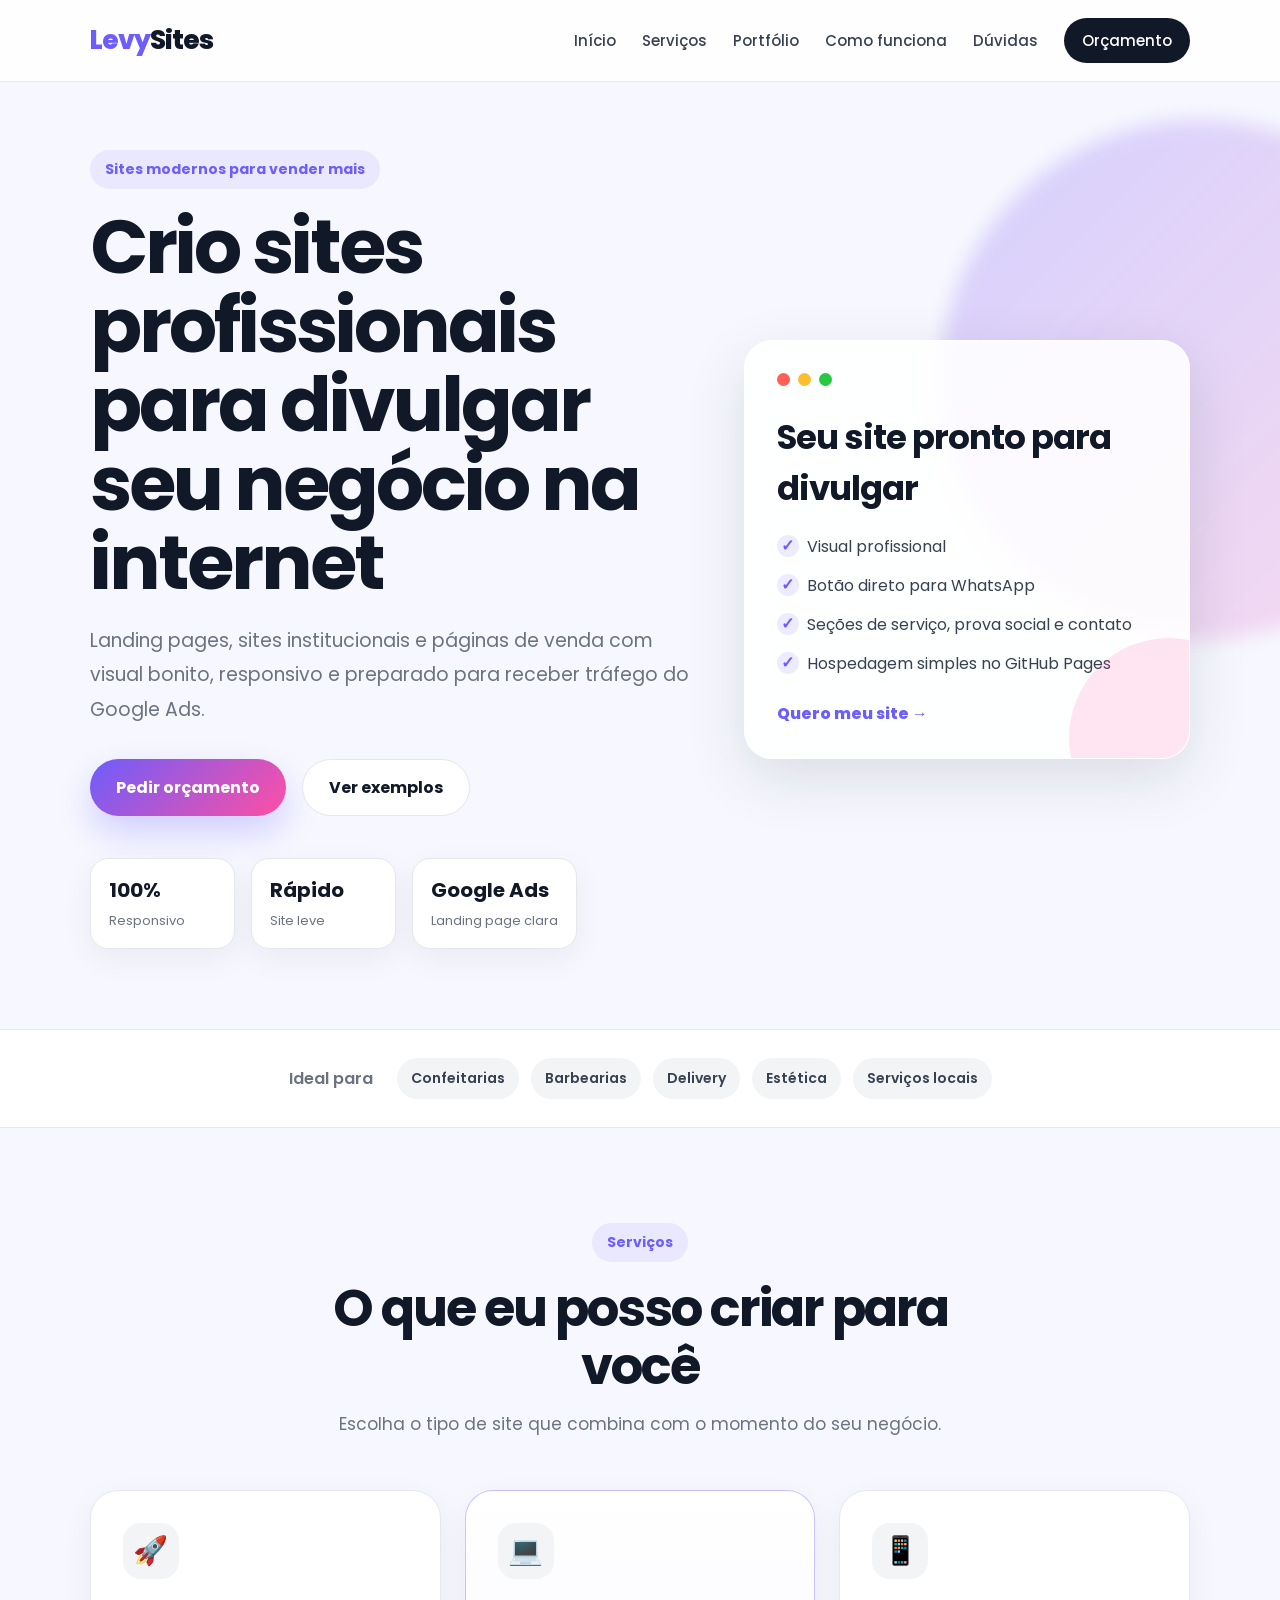
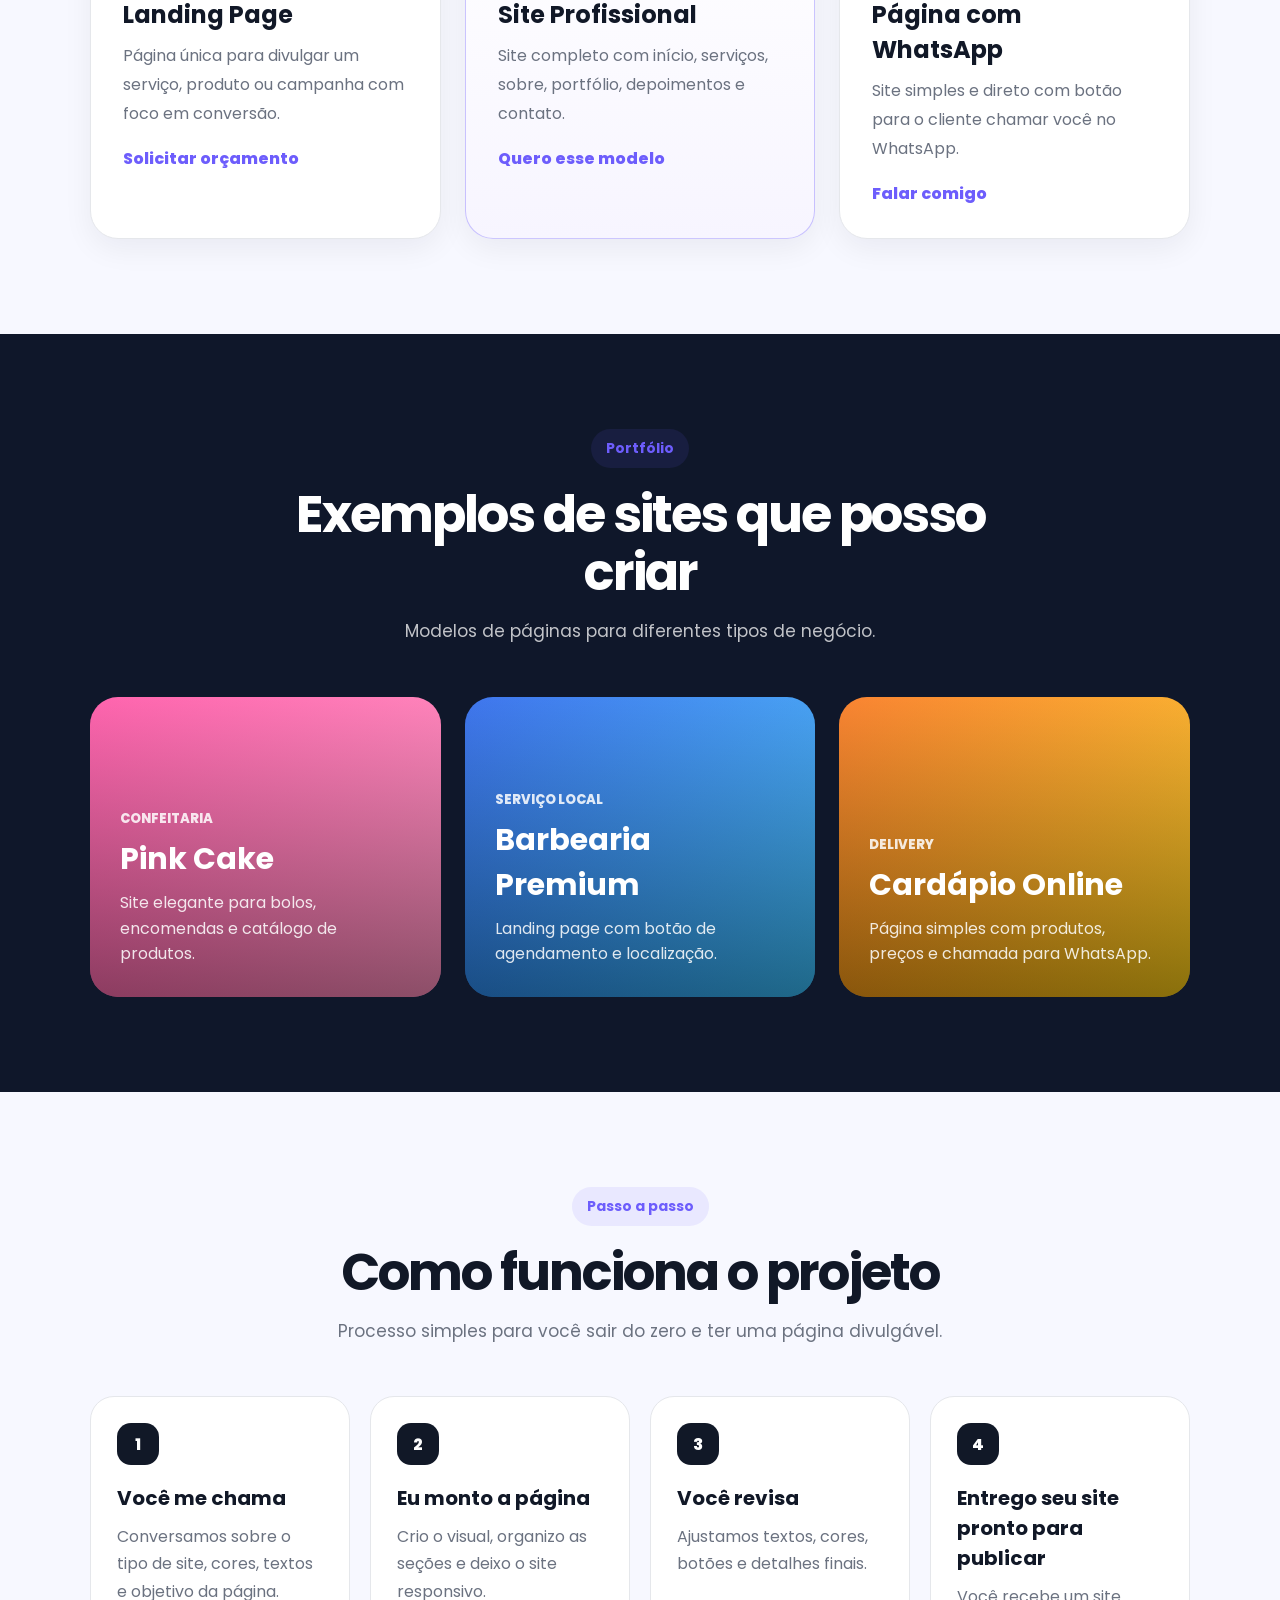
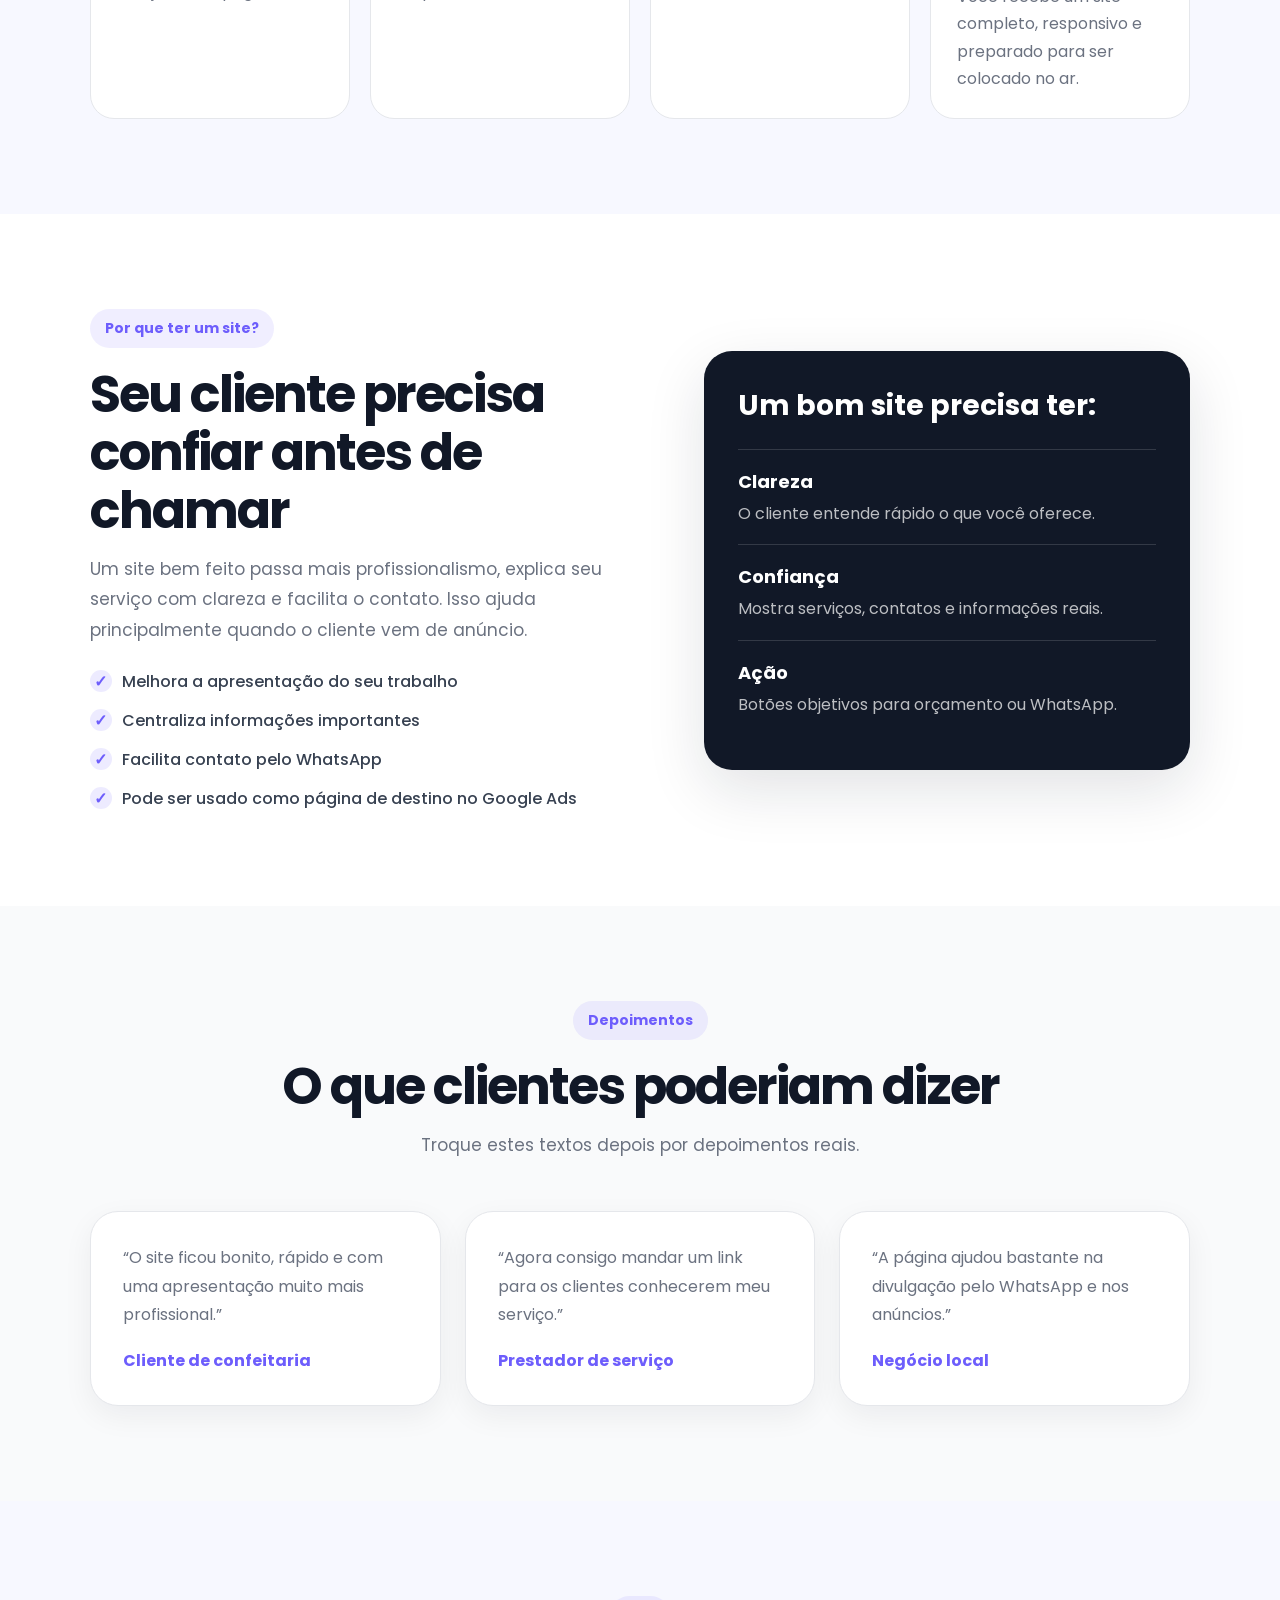
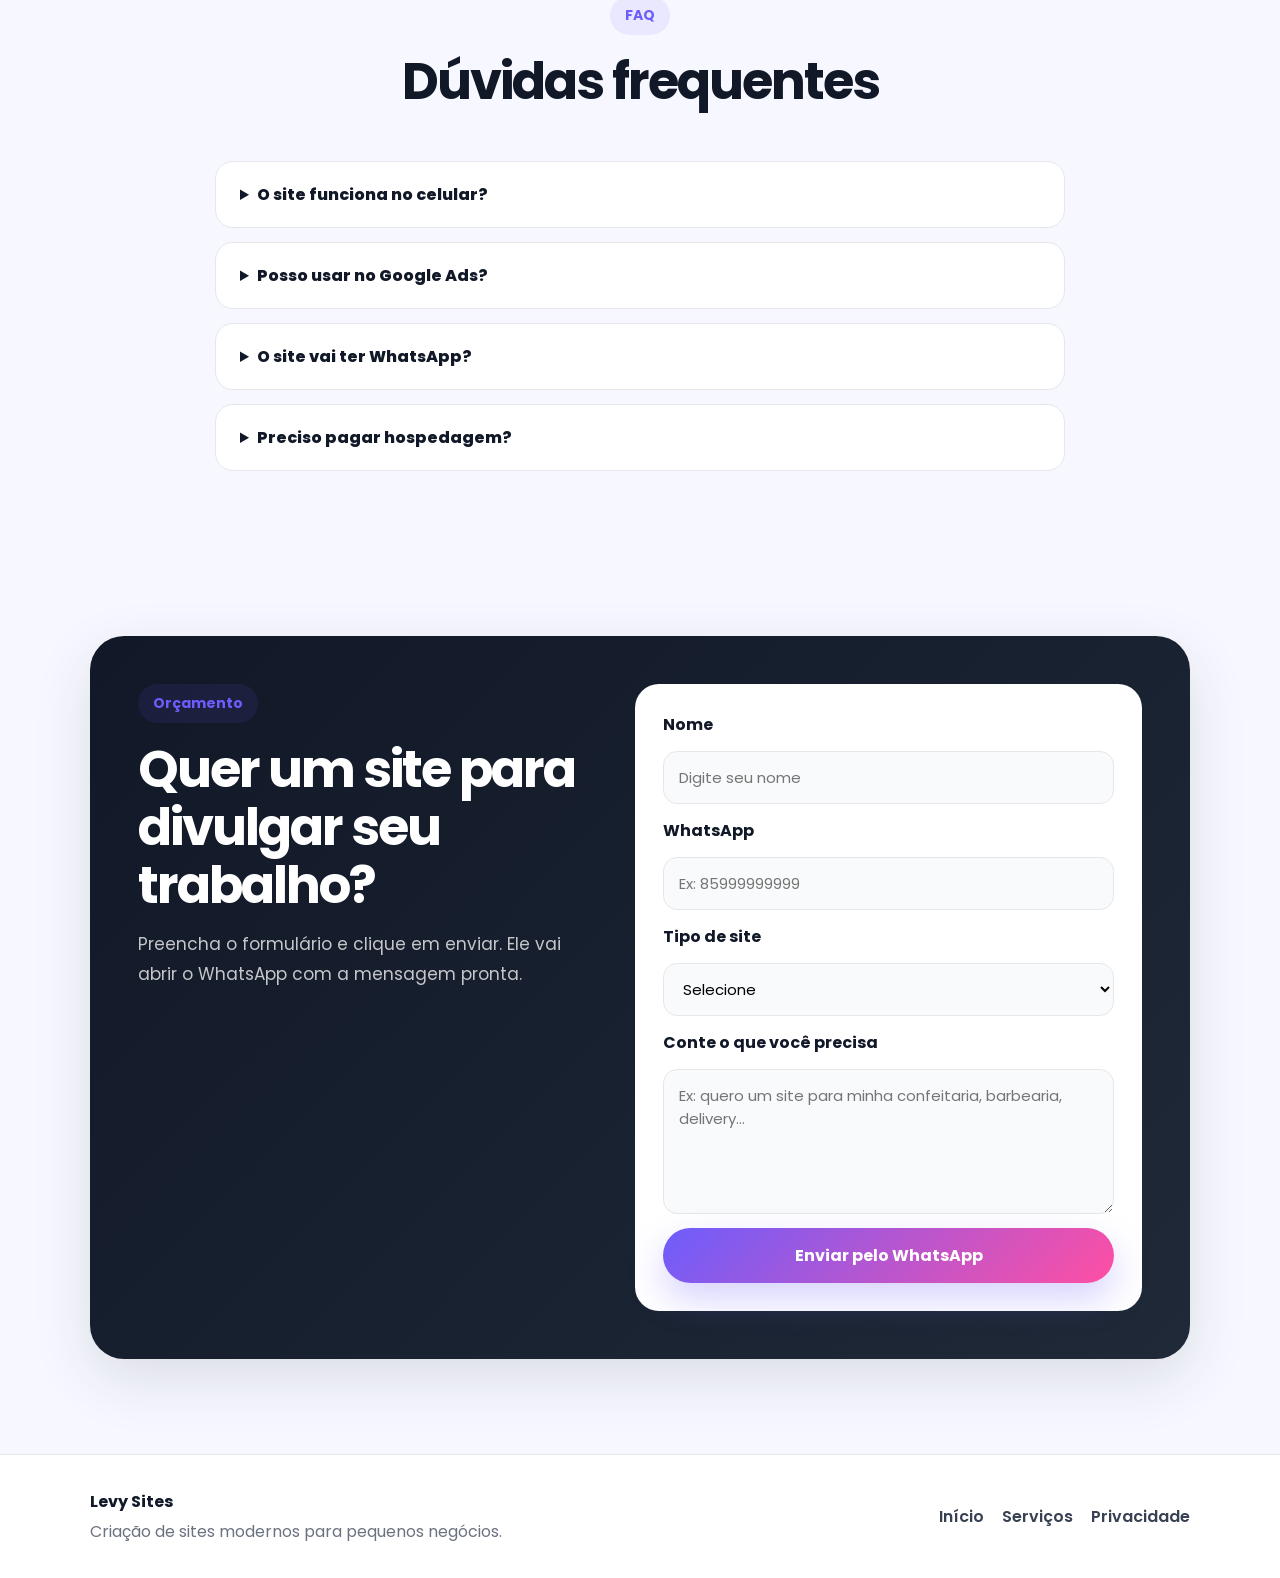
<file: index.html>
<!DOCTYPE html>
<html lang="pt-BR">
<head>
  <meta charset="UTF-8" />
  <meta name="viewport" content="width=device-width, initial-scale=1.0" />
  <meta name="description" content="Criação de sites profissionais, modernos e responsivos para pequenos negócios, prestadores de serviço e lojas que querem aparecer melhor na internet." />
  <meta name="keywords" content="criação de sites, site profissional, landing page, site para negócios, desenvolvedor web" />
  <meta name="author" content="Levy Sites" />
  <title>Levy Sites | Criação de Sites Profissionais</title>

  <link rel="preconnect" href="https://fonts.googleapis.com" />
  <link rel="preconnect" href="https://fonts.gstatic.com" crossorigin />
  <link href="https://fonts.googleapis.com/css2?family=Poppins:wght@300;400;500;600;700;800&display=swap" rel="stylesheet" />
  <link rel="stylesheet" href="style.css" />
</head>
<body>

  <header class="header">
    <a href="#inicio" class="logo" aria-label="Ir para o início">
      <span>Levy</span>Sites
    </a>

    <button class="menu-toggle" id="menuToggle" aria-label="Abrir menu">
      ☰
    </button>

    <nav class="nav" id="navMenu">
      <a href="#inicio">Início</a>
      <a href="#servicos">Serviços</a>
      <a href="#portfolio">Portfólio</a>
      <a href="#processo">Como funciona</a>
      <a href="#faq">Dúvidas</a>
      <a href="#contato" class="nav-cta">Orçamento</a>
    </nav>
  </header>

  <main>
    <section class="hero" id="inicio">
      <div class="hero-content">
        <span class="tag">Sites modernos para vender mais</span>

        <h1>Crio sites profissionais para divulgar seu negócio na internet</h1>

        <p>
          Landing pages, sites institucionais e páginas de venda com visual bonito,
          responsivo e preparado para receber tráfego do Google Ads.
        </p>

        <div class="hero-actions">
          <a href="#contato" class="btn primary">Pedir orçamento</a>
          <a href="#portfolio" class="btn secondary">Ver exemplos</a>
        </div>

        <div class="hero-proof">
          <div>
            <strong>100%</strong>
            <span>Responsivo</span>
          </div>
          <div>
            <strong>Rápido</strong>
            <span>Site leve</span>
          </div>
          <div>
            <strong>Google Ads</strong>
            <span>Landing page clara</span>
          </div>
        </div>
      </div>

      <div class="hero-card" aria-label="Resumo dos serviços">
        <div class="browser-dots">
          <span></span>
          <span></span>
          <span></span>
        </div>
        <h2>Seu site pronto para divulgar</h2>
        <ul>
          <li>Visual profissional</li>
          <li>Botão direto para WhatsApp</li>
          <li>Seções de serviço, prova social e contato</li>
          <li>Hospedagem simples no GitHub Pages</li>
        </ul>
        <a href="#contato" class="mini-link">Quero meu site →</a>
      </div>
    </section>

    <section class="section brands" aria-label="Tipos de negócios atendidos">
      <p>Ideal para</p>
      <div>
        <span>Confeitarias</span>
        <span>Barbearias</span>
        <span>Delivery</span>
        <span>Estética</span>
        <span>Serviços locais</span>
      </div>
    </section>

    <section class="section" id="servicos">
      <div class="section-title">
        <span class="tag">Serviços</span>
        <h2>O que eu posso criar para você</h2>
        <p>Escolha o tipo de site que combina com o momento do seu negócio.</p>
      </div>

      <div class="cards three">
        <article class="card">
          <div class="icon">🚀</div>
          <h3>Landing Page</h3>
          <p>Página única para divulgar um serviço, produto ou campanha com foco em conversão.</p>
          <a href="#contato">Solicitar orçamento</a>
        </article>

        <article class="card featured">
          <div class="icon">💻</div>
          <h3>Site Profissional</h3>
          <p>Site completo com início, serviços, sobre, portfólio, depoimentos e contato.</p>
          <a href="#contato">Quero esse modelo</a>
        </article>

        <article class="card">
          <div class="icon">📱</div>
          <h3>Página com WhatsApp</h3>
          <p>Site simples e direto com botão para o cliente chamar você no WhatsApp.</p>
          <a href="#contato">Falar comigo</a>
        </article>
      </div>
    </section>

    <section class="section dark" id="portfolio">
      <div class="section-title light">
        <span class="tag">Portfólio</span>
        <h2>Exemplos de sites que posso criar</h2>
        <p>Modelos de páginas para diferentes tipos de negócio.</p>
      </div>

      <div class="portfolio-grid">
        <article class="portfolio-item pink">
          <span>Confeitaria</span>
          <h3>Pink Cake</h3>
          <p>Site elegante para bolos, encomendas e catálogo de produtos.</p>
        </article>

        <article class="portfolio-item blue">
          <span>Serviço local</span>
          <h3>Barbearia Premium</h3>
          <p>Landing page com botão de agendamento e localização.</p>
        </article>

        <article class="portfolio-item orange">
          <span>Delivery</span>
          <h3>Cardápio Online</h3>
          <p>Página simples com produtos, preços e chamada para WhatsApp.</p>
        </article>
      </div>
    </section>

    <section class="section" id="processo">
      <div class="section-title">
        <span class="tag">Passo a passo</span>
        <h2>Como funciona o projeto</h2>
        <p>Processo simples para você sair do zero e ter uma página divulgável.</p>
      </div>

      <div class="steps">
        <div class="step">
          <span>1</span>
          <h3>Você me chama</h3>
          <p>Conversamos sobre o tipo de site, cores, textos e objetivo da página.</p>
        </div>

        <div class="step">
          <span>2</span>
          <h3>Eu monto a página</h3>
          <p>Crio o visual, organizo as seções e deixo o site responsivo.</p>
        </div>

        <div class="step">
          <span>3</span>
          <h3>Você revisa</h3>
          <p>Ajustamos textos, cores, botões e detalhes finais.</p>
        </div>

        <div class="step">
          <span>4</span>
          <h3>Entrego seu site pronto para publicar</h3>
          <p>Você recebe um site completo, responsivo e preparado para ser colocado no ar.</p>
        </div>
      </div>
    </section>

    <section class="section split">
      <div>
        <span class="tag">Por que ter um site?</span>
        <h2>Seu cliente precisa confiar antes de chamar</h2>
        <p>
          Um site bem feito passa mais profissionalismo, explica seu serviço com clareza
          e facilita o contato. Isso ajuda principalmente quando o cliente vem de anúncio.
        </p>
        <ul class="check-list">
          <li>Melhora a apresentação do seu trabalho</li>
          <li>Centraliza informações importantes</li>
          <li>Facilita contato pelo WhatsApp</li>
          <li>Pode ser usado como página de destino no Google Ads</li>
        </ul>
      </div>

      <div class="stats-card">
        <h3>Um bom site precisa ter:</h3>
        <div class="stat"><strong>Clareza</strong><span>O cliente entende rápido o que você oferece.</span></div>
        <div class="stat"><strong>Confiança</strong><span>Mostra serviços, contatos e informações reais.</span></div>
        <div class="stat"><strong>Ação</strong><span>Botões objetivos para orçamento ou WhatsApp.</span></div>
      </div>
    </section>

    <section class="section testimonials">
      <div class="section-title">
        <span class="tag">Depoimentos</span>
        <h2>O que clientes poderiam dizer</h2>
        <p>Troque estes textos depois por depoimentos reais.</p>
      </div>

      <div class="cards three">
        <article class="testimonial">
          <p>“O site ficou bonito, rápido e com uma apresentação muito mais profissional.”</p>
          <strong>Cliente de confeitaria</strong>
        </article>

        <article class="testimonial">
          <p>“Agora consigo mandar um link para os clientes conhecerem meu serviço.”</p>
          <strong>Prestador de serviço</strong>
        </article>

        <article class="testimonial">
          <p>“A página ajudou bastante na divulgação pelo WhatsApp e nos anúncios.”</p>
          <strong>Negócio local</strong>
        </article>
      </div>
    </section>

    <section class="section faq" id="faq">
      <div class="section-title">
        <span class="tag">FAQ</span>
        <h2>Dúvidas frequentes</h2>
      </div>

      <div class="faq-list">
        <details>
          <summary>O site funciona no celular?</summary>
          <p>Sim. O layout é responsivo, ou seja, se adapta para celular, tablet e computador.</p>
        </details>

        <details>
          <summary>Posso usar no Google Ads?</summary>
          <p>Sim. A página é pensada para ser clara, útil, rápida e com botão de contato. Antes de anunciar, revise seus textos, links, contato e políticas.</p>
        </details>

        <details>
          <summary>O site vai ter WhatsApp?</summary>
          <p>Sim. O botão pode abrir uma mensagem pronta no WhatsApp para facilitar o atendimento.</p>
        </details>

        <details>
          <summary>Preciso pagar hospedagem?</summary>
          <p>Para sites estáticos simples, você pode publicar no GitHub Pages. Se quiser domínio próprio, será necessário comprar um domínio.</p>
        </details>
      </div>
    </section>

    <section class="section contact" id="contato">
      <div class="contact-box">
        <div>
          <span class="tag">Orçamento</span>
          <h2>Quer um site para divulgar seu trabalho?</h2>
          <p>
            Preencha o formulário e clique em enviar. Ele vai abrir o WhatsApp com a mensagem pronta.
          </p>
        </div>

        <form id="formContato" class="contact-form">
          <label for="nome">Nome</label>
          <input type="text" id="nome" placeholder="Digite seu nome" required />

          <label for="whatsapp">WhatsApp</label>
          <input type="tel" id="whatsapp" placeholder="Ex: 85999999999" required />

          <label for="tipoSite">Tipo de site</label>
          <select id="tipoSite" required>
            <option value="">Selecione</option>
            <option>Landing page</option>
            <option>Site profissional</option>
            <option>Site com WhatsApp</option>
            <option>Ainda não sei</option>
          </select>

          <label for="mensagem">Conte o que você precisa</label>
          <textarea id="mensagem" rows="5" placeholder="Ex: quero um site para minha confeitaria, barbearia, delivery..."></textarea>

          <button type="submit" class="btn primary full">Enviar pelo WhatsApp</button>
        </form>
      </div>
    </section>
  </main>

  <footer class="footer">
    <div>
      <strong>Levy Sites</strong>
      <p>Criação de sites modernos para pequenos negócios.</p>
    </div>

    <div class="footer-links">
      <a href="#inicio">Início</a>
      <a href="#servicos">Serviços</a>
      <a href="privacidade.html">Privacidade</a>
    </div>
  </footer>

  <script src="script.js"></script>
</body>
</html>
</file>
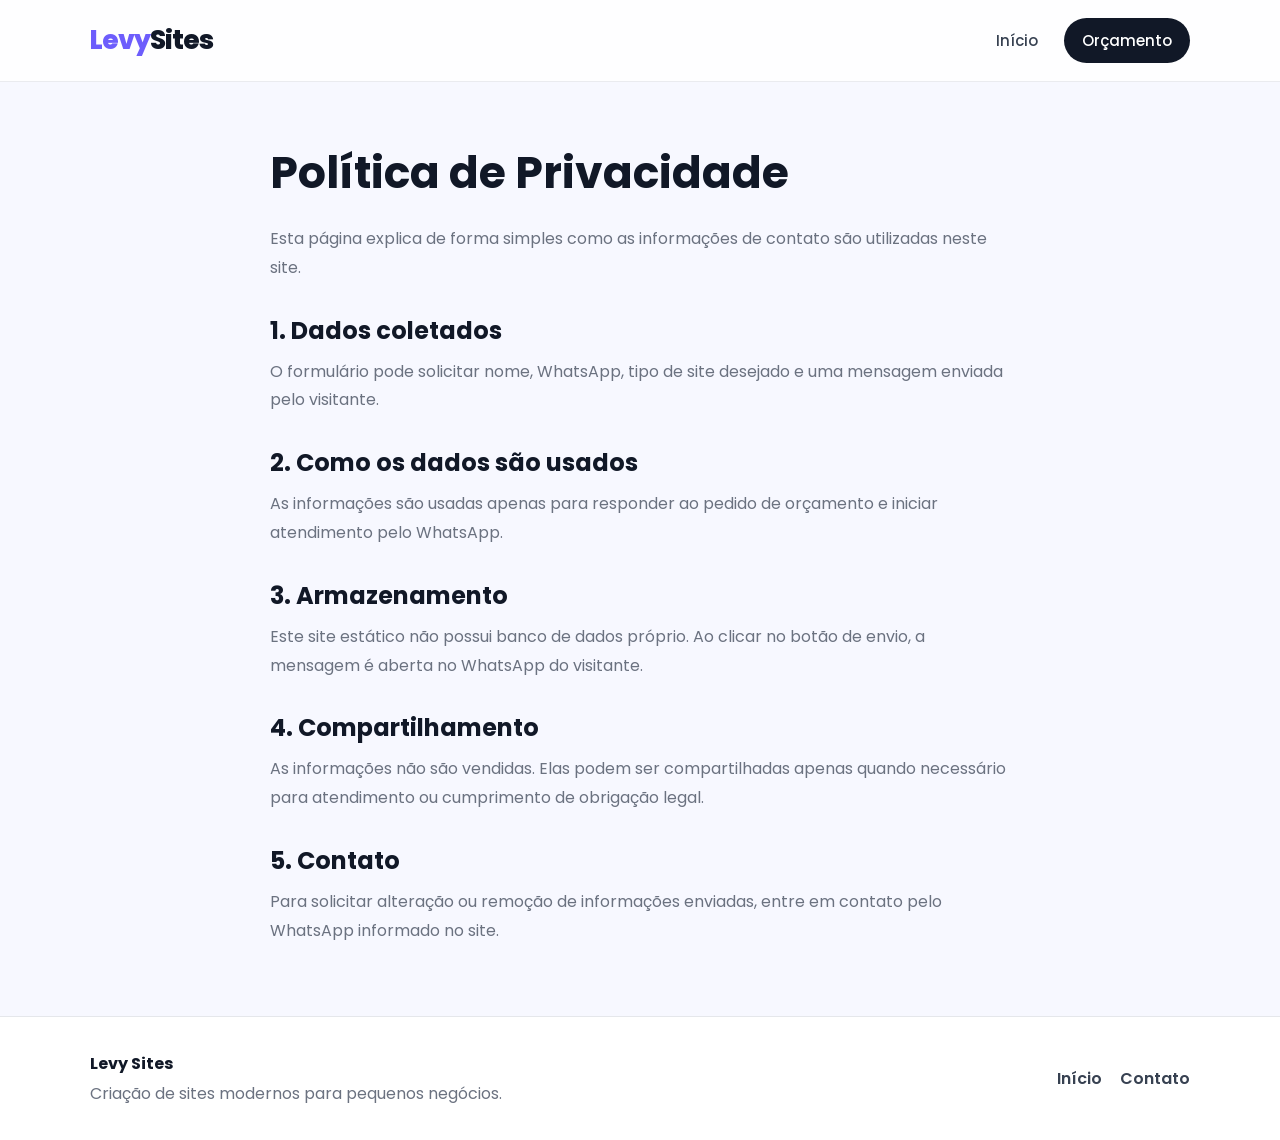
<file: privacidade.html>
<!DOCTYPE html>
<html lang="pt-BR">
<head>
  <meta charset="UTF-8" />
  <meta name="viewport" content="width=device-width, initial-scale=1.0" />
  <title>Política de Privacidade | Levy Sites</title>
  <link rel="preconnect" href="https://fonts.googleapis.com" />
  <link rel="preconnect" href="https://fonts.gstatic.com" crossorigin />
  <link href="https://fonts.googleapis.com/css2?family=Poppins:wght@300;400;500;600;700;800&display=swap" rel="stylesheet" />
  <link rel="stylesheet" href="style.css" />
</head>
<body>
  <header class="header">
    <a href="index.html" class="logo"><span>Levy</span>Sites</a>
    <nav class="nav" style="display:flex; position:static; box-shadow:none; border:none; padding:0; flex-direction:row;">
      <a href="index.html">Início</a>
      <a href="index.html#contato" class="nav-cta">Orçamento</a>
    </nav>
  </header>

  <main class="privacy-page">
    <h1>Política de Privacidade</h1>
    <p>Esta página explica de forma simples como as informações de contato são utilizadas neste site.</p>

    <h2>1. Dados coletados</h2>
    <p>O formulário pode solicitar nome, WhatsApp, tipo de site desejado e uma mensagem enviada pelo visitante.</p>

    <h2>2. Como os dados são usados</h2>
    <p>As informações são usadas apenas para responder ao pedido de orçamento e iniciar atendimento pelo WhatsApp.</p>

    <h2>3. Armazenamento</h2>
    <p>Este site estático não possui banco de dados próprio. Ao clicar no botão de envio, a mensagem é aberta no WhatsApp do visitante.</p>

    <h2>4. Compartilhamento</h2>
    <p>As informações não são vendidas. Elas podem ser compartilhadas apenas quando necessário para atendimento ou cumprimento de obrigação legal.</p>

    <h2>5. Contato</h2>
    <p>Para solicitar alteração ou remoção de informações enviadas, entre em contato pelo WhatsApp informado no site.</p>
  </main>

  <footer class="footer">
    <div>
      <strong>Levy Sites</strong>
      <p>Criação de sites modernos para pequenos negócios.</p>
    </div>
    <div class="footer-links">
      <a href="index.html">Início</a>
      <a href="index.html#contato">Contato</a>
    </div>
  </footer>
</body>
</html>
</file>
<file: style.css>
:root{
  --bg:#f7f8ff;
  --dark:#111827;
  --muted:#6b7280;
  --primary:#6d5dfc;
  --primary-dark:#5145d8;
  --secondary:#ff4fa3;
  --white:#ffffff;
  --border:#e5e7eb;
  --shadow:0 20px 60px rgba(17,24,39,.12);
  --radius:28px;
}

*{
  margin:0;
  padding:0;
  box-sizing:border-box;
  font-family:'Poppins', sans-serif;
}

html{
  scroll-behavior:smooth;
}

body{
  background:var(--bg);
  color:var(--dark);
  overflow-x:hidden;
}

img{
  max-width:100%;
}

a{
  color:inherit;
  text-decoration:none;
}

.header{
  width:100%;
  padding:18px 7%;
  display:flex;
  align-items:center;
  justify-content:space-between;
  position:fixed;
  top:0;
  left:0;
  z-index:1000;
  background:rgba(255,255,255,.82);
  backdrop-filter:blur(16px);
  border-bottom:1px solid rgba(229,231,235,.8);
}

.logo{
  font-size:26px;
  font-weight:800;
  letter-spacing:-1px;
}

.logo span{
  color:var(--primary);
}

.nav{
  display:flex;
  align-items:center;
  gap:26px;
}

.nav a{
  color:#374151;
  font-size:15px;
  font-weight:500;
  transition:.3s;
}

.nav a:hover{
  color:var(--primary);
}

.nav-cta{
  padding:11px 18px;
  border-radius:999px;
  background:var(--dark);
  color:white!important;
}

.menu-toggle{
  display:none;
  border:none;
  background:var(--dark);
  color:white;
  padding:9px 12px;
  border-radius:12px;
  font-size:22px;
  cursor:pointer;
}

.hero{
  min-height:100vh;
  padding:150px 7% 80px;
  display:grid;
  grid-template-columns:1.15fr .85fr;
  gap:50px;
  align-items:center;
  position:relative;
}

.hero::before{
  content:"";
  width:520px;
  height:520px;
  border-radius:50%;
  background:linear-gradient(135deg,rgba(109,93,252,.25),rgba(255,79,163,.18));
  position:absolute;
  top:120px;
  right:-180px;
  filter:blur(10px);
  z-index:-1;
}

.tag{
  display:inline-flex;
  align-items:center;
  padding:9px 15px;
  border-radius:999px;
  background:rgba(109,93,252,.10);
  color:var(--primary);
  font-size:14px;
  font-weight:700;
  margin-bottom:18px;
}

.hero h1{
  font-size:clamp(42px,6vw,76px);
  line-height:1.04;
  letter-spacing:-3px;
  margin-bottom:22px;
}

.hero p{
  max-width:650px;
  color:var(--muted);
  font-size:19px;
  line-height:1.8;
  margin-bottom:32px;
}

.hero-actions{
  display:flex;
  gap:16px;
  flex-wrap:wrap;
  margin-bottom:42px;
}

.btn{
  display:inline-flex;
  align-items:center;
  justify-content:center;
  border:none;
  cursor:pointer;
  min-height:52px;
  padding:15px 26px;
  border-radius:999px;
  font-size:16px;
  font-weight:700;
  transition:.3s;
}

.btn.primary{
  background:linear-gradient(135deg,var(--primary),var(--secondary));
  color:white;
  box-shadow:0 16px 36px rgba(109,93,252,.28);
}

.btn.secondary{
  background:white;
  color:var(--dark);
  border:1px solid var(--border);
}

.btn:hover{
  transform:translateY(-4px);
}

.btn.full{
  width:100%;
}

.hero-proof{
  display:flex;
  gap:16px;
  flex-wrap:wrap;
}

.hero-proof div{
  background:white;
  border:1px solid var(--border);
  border-radius:18px;
  padding:16px 18px;
  min-width:145px;
  box-shadow:0 10px 30px rgba(17,24,39,.06);
}

.hero-proof strong{
  display:block;
  font-size:20px;
  margin-bottom:2px;
}

.hero-proof span{
  color:var(--muted);
  font-size:13px;
}

.hero-card{
  background:rgba(255,255,255,.88);
  border:1px solid rgba(255,255,255,.6);
  box-shadow:var(--shadow);
  border-radius:var(--radius);
  padding:32px;
  position:relative;
  overflow:hidden;
}

.hero-card::after{
  content:"";
  position:absolute;
  width:200px;
  height:200px;
  border-radius:50%;
  background:rgba(255,79,163,.15);
  right:-80px;
  bottom:-80px;
}

.browser-dots{
  display:flex;
  gap:8px;
  margin-bottom:26px;
}

.browser-dots span{
  width:13px;
  height:13px;
  border-radius:50%;
  background:#d1d5db;
}

.browser-dots span:first-child{background:#ff5f57;}
.browser-dots span:nth-child(2){background:#ffbd2e;}
.browser-dots span:nth-child(3){background:#28c840;}

.hero-card h2{
  font-size:34px;
  margin-bottom:20px;
  letter-spacing:-1px;
}

.hero-card ul{
  list-style:none;
  display:grid;
  gap:14px;
  margin-bottom:25px;
}

.hero-card li{
  color:#374151;
  padding-left:30px;
  position:relative;
}

.hero-card li::before,
.check-list li::before{
  content:"✓";
  width:22px;
  height:22px;
  border-radius:50%;
  display:inline-flex;
  align-items:center;
  justify-content:center;
  background:rgba(109,93,252,.12);
  color:var(--primary);
  font-weight:800;
  position:absolute;
  left:0;
  top:1px;
}

.mini-link{
  color:var(--primary);
  font-weight:800;
}

.section{
  padding:95px 7%;
}

.section-title{
  text-align:center;
  max-width:740px;
  margin:0 auto 50px;
}

.section-title h2,
.split h2,
.contact h2{
  font-size:clamp(32px,4vw,52px);
  line-height:1.13;
  letter-spacing:-2px;
  margin-bottom:14px;
}

.section-title p,
.split p,
.contact p{
  color:var(--muted);
  font-size:17px;
  line-height:1.8;
}

.brands{
  padding-top:28px;
  padding-bottom:28px;
  display:flex;
  align-items:center;
  justify-content:center;
  gap:24px;
  flex-wrap:wrap;
  background:white;
  border-top:1px solid var(--border);
  border-bottom:1px solid var(--border);
}

.brands p{
  color:var(--muted);
  font-weight:600;
}

.brands div{
  display:flex;
  gap:12px;
  flex-wrap:wrap;
  justify-content:center;
}

.brands span{
  padding:10px 14px;
  border-radius:999px;
  background:#f3f4f6;
  color:#374151;
  font-size:14px;
  font-weight:600;
}

.cards{
  display:grid;
  gap:24px;
}

.cards.three{
  grid-template-columns:repeat(3,1fr);
}

.card,
.testimonial{
  background:white;
  border:1px solid var(--border);
  border-radius:var(--radius);
  padding:32px;
  box-shadow:0 10px 30px rgba(17,24,39,.06);
  transition:.3s;
}

.card:hover,
.testimonial:hover{
  transform:translateY(-8px);
  box-shadow:var(--shadow);
}

.card.featured{
  border-color:rgba(109,93,252,.35);
  background:linear-gradient(180deg,#ffffff,#f7f5ff);
}

.icon{
  width:56px;
  height:56px;
  display:flex;
  align-items:center;
  justify-content:center;
  border-radius:18px;
  background:#f3f4f6;
  font-size:28px;
  margin-bottom:18px;
}

.card h3{
  font-size:24px;
  margin-bottom:10px;
}

.card p,
.testimonial p{
  color:var(--muted);
  line-height:1.8;
  margin-bottom:18px;
}

.card a{
  color:var(--primary);
  font-weight:800;
}

.dark{
  background:#0f172a;
}

.section-title.light h2,
.section-title.light p{
  color:white;
}

.section-title.light p{
  opacity:.74;
}

.portfolio-grid{
  display:grid;
  grid-template-columns:repeat(3,1fr);
  gap:24px;
}

.portfolio-item{
  min-height:300px;
  border-radius:var(--radius);
  padding:30px;
  color:white;
  display:flex;
  flex-direction:column;
  justify-content:flex-end;
  overflow:hidden;
  position:relative;
}

.portfolio-item::before{
  content:"";
  position:absolute;
  inset:0;
  background:linear-gradient(180deg,rgba(255,255,255,.12),rgba(0,0,0,.45));
}

.portfolio-item span,
.portfolio-item h3,
.portfolio-item p{
  position:relative;
}

.portfolio-item span{
  font-size:13px;
  font-weight:800;
  text-transform:uppercase;
  opacity:.85;
}

.portfolio-item h3{
  font-size:30px;
  margin:8px 0;
}

.portfolio-item p{
  line-height:1.6;
  opacity:.86;
}

.portfolio-item.pink{background:linear-gradient(135deg,#ff4fa3,#ff8fbd);}
.portfolio-item.blue{background:linear-gradient(135deg,#2563eb,#38bdf8);}
.portfolio-item.orange{background:linear-gradient(135deg,#f97316,#facc15);}

.steps{
  display:grid;
  grid-template-columns:repeat(4,1fr);
  gap:20px;
}

.step{
  background:white;
  border:1px solid var(--border);
  border-radius:24px;
  padding:26px;
}

.step span{
  width:42px;
  height:42px;
  border-radius:14px;
  background:var(--dark);
  color:white;
  display:flex;
  align-items:center;
  justify-content:center;
  font-weight:800;
  margin-bottom:18px;
}

.step h3{
  margin-bottom:10px;
  font-size:20px;
}

.step p{
  color:var(--muted);
  line-height:1.7;
}

.split{
  display:grid;
  grid-template-columns:1fr .85fr;
  gap:42px;
  align-items:center;
  background:white;
}

.check-list{
  list-style:none;
  display:grid;
  gap:14px;
  margin-top:24px;
}

.check-list li{
  position:relative;
  padding-left:32px;
  color:#374151;
  font-weight:500;
}

.stats-card{
  background:var(--dark);
  color:white;
  border-radius:var(--radius);
  padding:34px;
  box-shadow:var(--shadow);
}

.stats-card h3{
  font-size:28px;
  margin-bottom:22px;
}

.stat{
  padding:18px 0;
  border-top:1px solid rgba(255,255,255,.14);
}

.stat strong{
  display:block;
  margin-bottom:6px;
  font-size:18px;
}

.stat span{
  color:rgba(255,255,255,.72);
  line-height:1.6;
}

.testimonials{
  background:#f9fafb;
}

.testimonial strong{
  color:var(--primary);
}

.faq-list{
  max-width:850px;
  margin:0 auto;
  display:grid;
  gap:14px;
}

details{
  background:white;
  border:1px solid var(--border);
  border-radius:18px;
  padding:20px 24px;
}

summary{
  cursor:pointer;
  font-weight:800;
}

details p{
  color:var(--muted);
  line-height:1.8;
  margin-top:14px;
}

.contact{
  padding-top:70px;
}

.contact-box{
  display:grid;
  grid-template-columns:.9fr 1fr;
  gap:40px;
  align-items:start;
  background:linear-gradient(135deg,#111827,#1f2937);
  color:white;
  border-radius:34px;
  padding:48px;
  box-shadow:var(--shadow);
}

.contact-box p{
  color:rgba(255,255,255,.75);
}

.contact-form{
  display:grid;
  gap:14px;
  background:white;
  color:var(--dark);
  padding:28px;
  border-radius:24px;
}

.contact-form label{
  font-weight:700;
}

.contact-form input,
.contact-form select,
.contact-form textarea{
  width:100%;
  border:1px solid var(--border);
  border-radius:14px;
  padding:14px 15px;
  outline:none;
  font-size:15px;
  background:#f9fafb;
}

.contact-form input:focus,
.contact-form select:focus,
.contact-form textarea:focus{
  border-color:var(--primary);
  box-shadow:0 0 0 4px rgba(109,93,252,.12);
}

.footer{
  padding:34px 7%;
  display:flex;
  justify-content:space-between;
  align-items:center;
  gap:20px;
  background:white;
  border-top:1px solid var(--border);
}

.footer p{
  color:var(--muted);
  margin-top:5px;
}

.footer-links{
  display:flex;
  gap:18px;
  flex-wrap:wrap;
}

.footer-links a{
  color:#374151;
  font-weight:600;
}

.footer-links a:hover{
  color:var(--primary);
}

.toast{
  position:fixed;
  left:50%;
  bottom:28px;
  transform:translateX(-50%) translateY(120px);
  background:#111827;
  color:white;
  padding:14px 20px;
  border-radius:999px;
  box-shadow:var(--shadow);
  z-index:2000;
  transition:.35s;
  font-weight:600;
}

.toast.show{
  transform:translateX(-50%) translateY(0);
}

.privacy-page{
  padding:140px 7% 70px;
  max-width:920px;
  margin:0 auto;
}

.privacy-page h1{
  font-size:44px;
  margin-bottom:20px;
}

.privacy-page h2{
  margin-top:30px;
  margin-bottom:10px;
}

.privacy-page p,
.privacy-page li{
  color:var(--muted);
  line-height:1.8;
}

.privacy-page ul{
  margin-left:20px;
}

@media(max-width:980px){
  .hero,
  .split,
  .contact-box{
    grid-template-columns:1fr;
  }

  .cards.three,
  .portfolio-grid,
  .steps{
    grid-template-columns:1fr 1fr;
  }
}

@media(max-width:760px){
  .header{
    padding:15px 5%;
  }

  .menu-toggle{
    display:block;
  }

  .nav{
    position:absolute;
    top:70px;
    left:5%;
    right:5%;
    background:white;
    border:1px solid var(--border);
    border-radius:20px;
    padding:18px;
    display:none;
    flex-direction:column;
    align-items:flex-start;
    box-shadow:var(--shadow);
  }

  .nav.active{
    display:flex;
  }

  .nav-cta{
    width:100%;
    text-align:center;
  }

  .hero{
    padding:120px 5% 60px;
  }

  .hero h1{
    letter-spacing:-1.5px;
  }

  .section{
    padding:70px 5%;
  }

  .cards.three,
  .portfolio-grid,
  .steps{
    grid-template-columns:1fr;
  }

  .contact-box{
    padding:28px;
    border-radius:26px;
  }

  .footer{
    flex-direction:column;
    text-align:center;
  }
}
</file>
